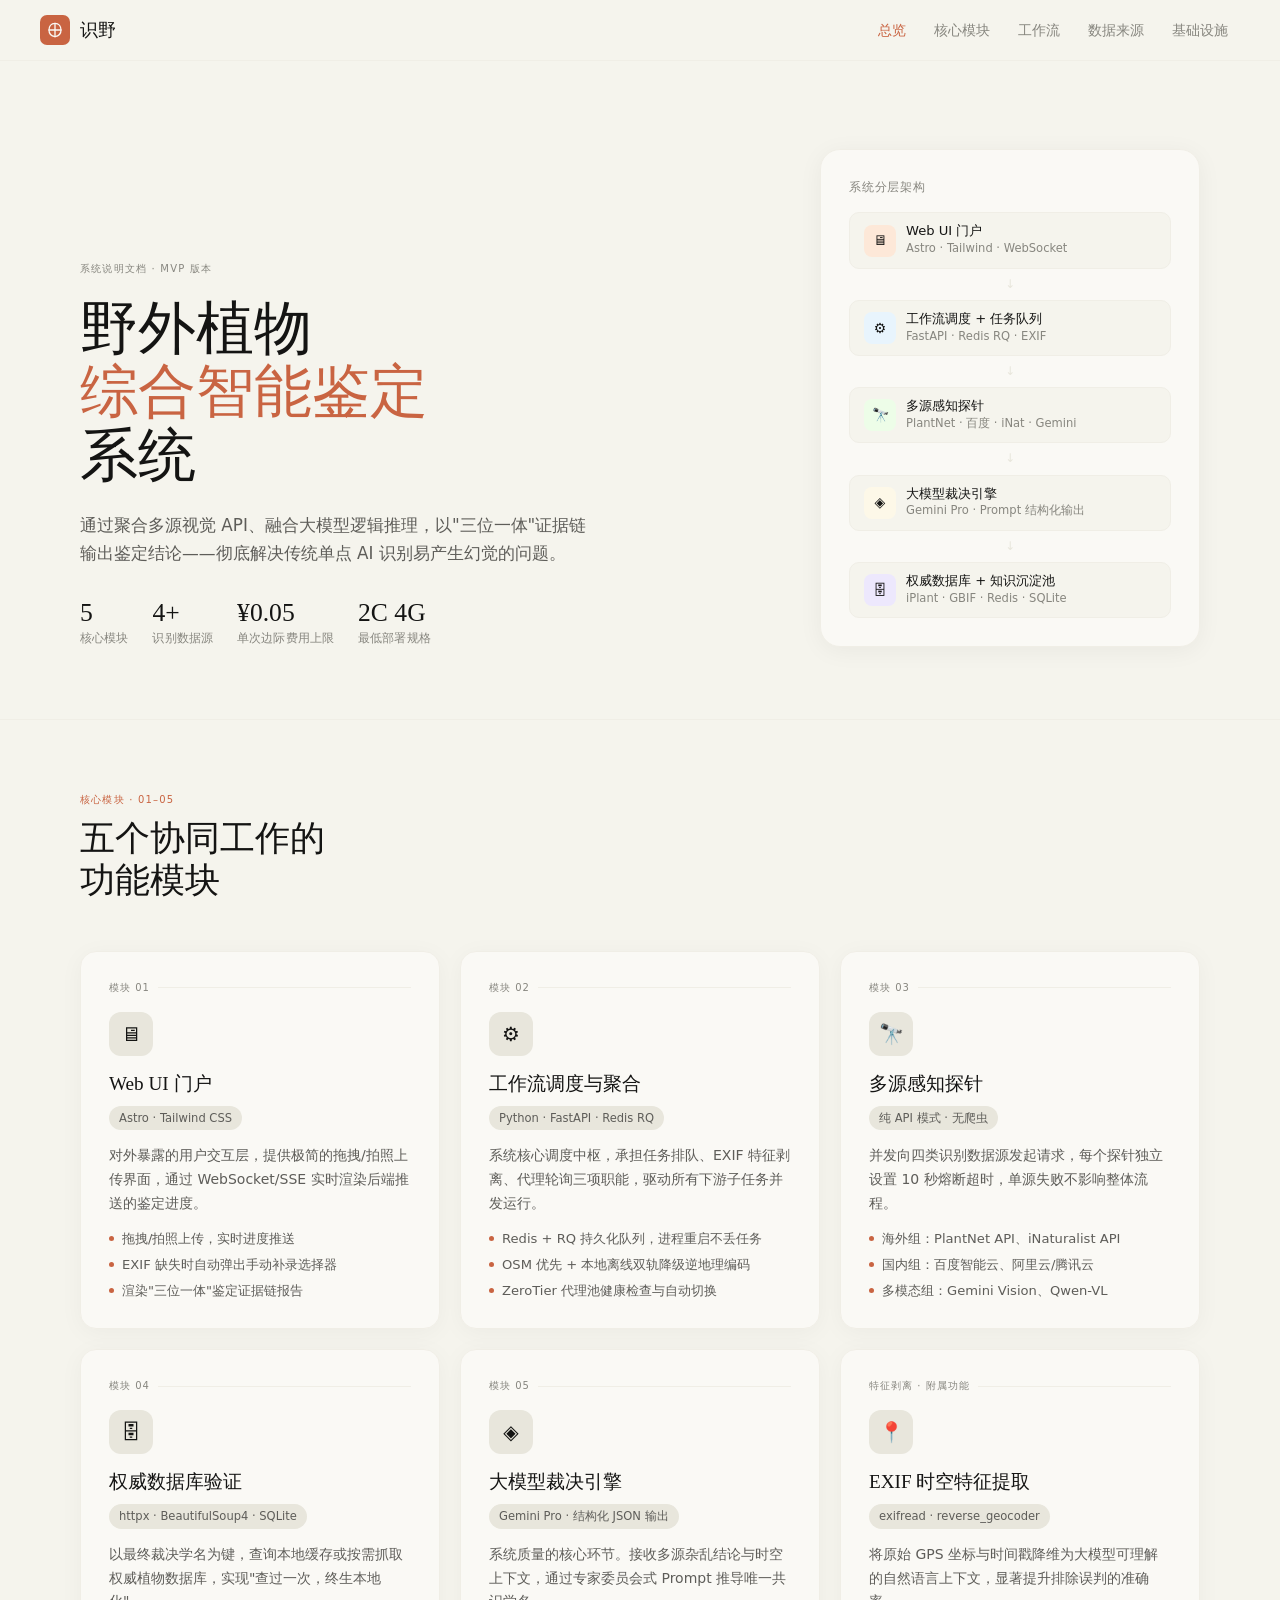
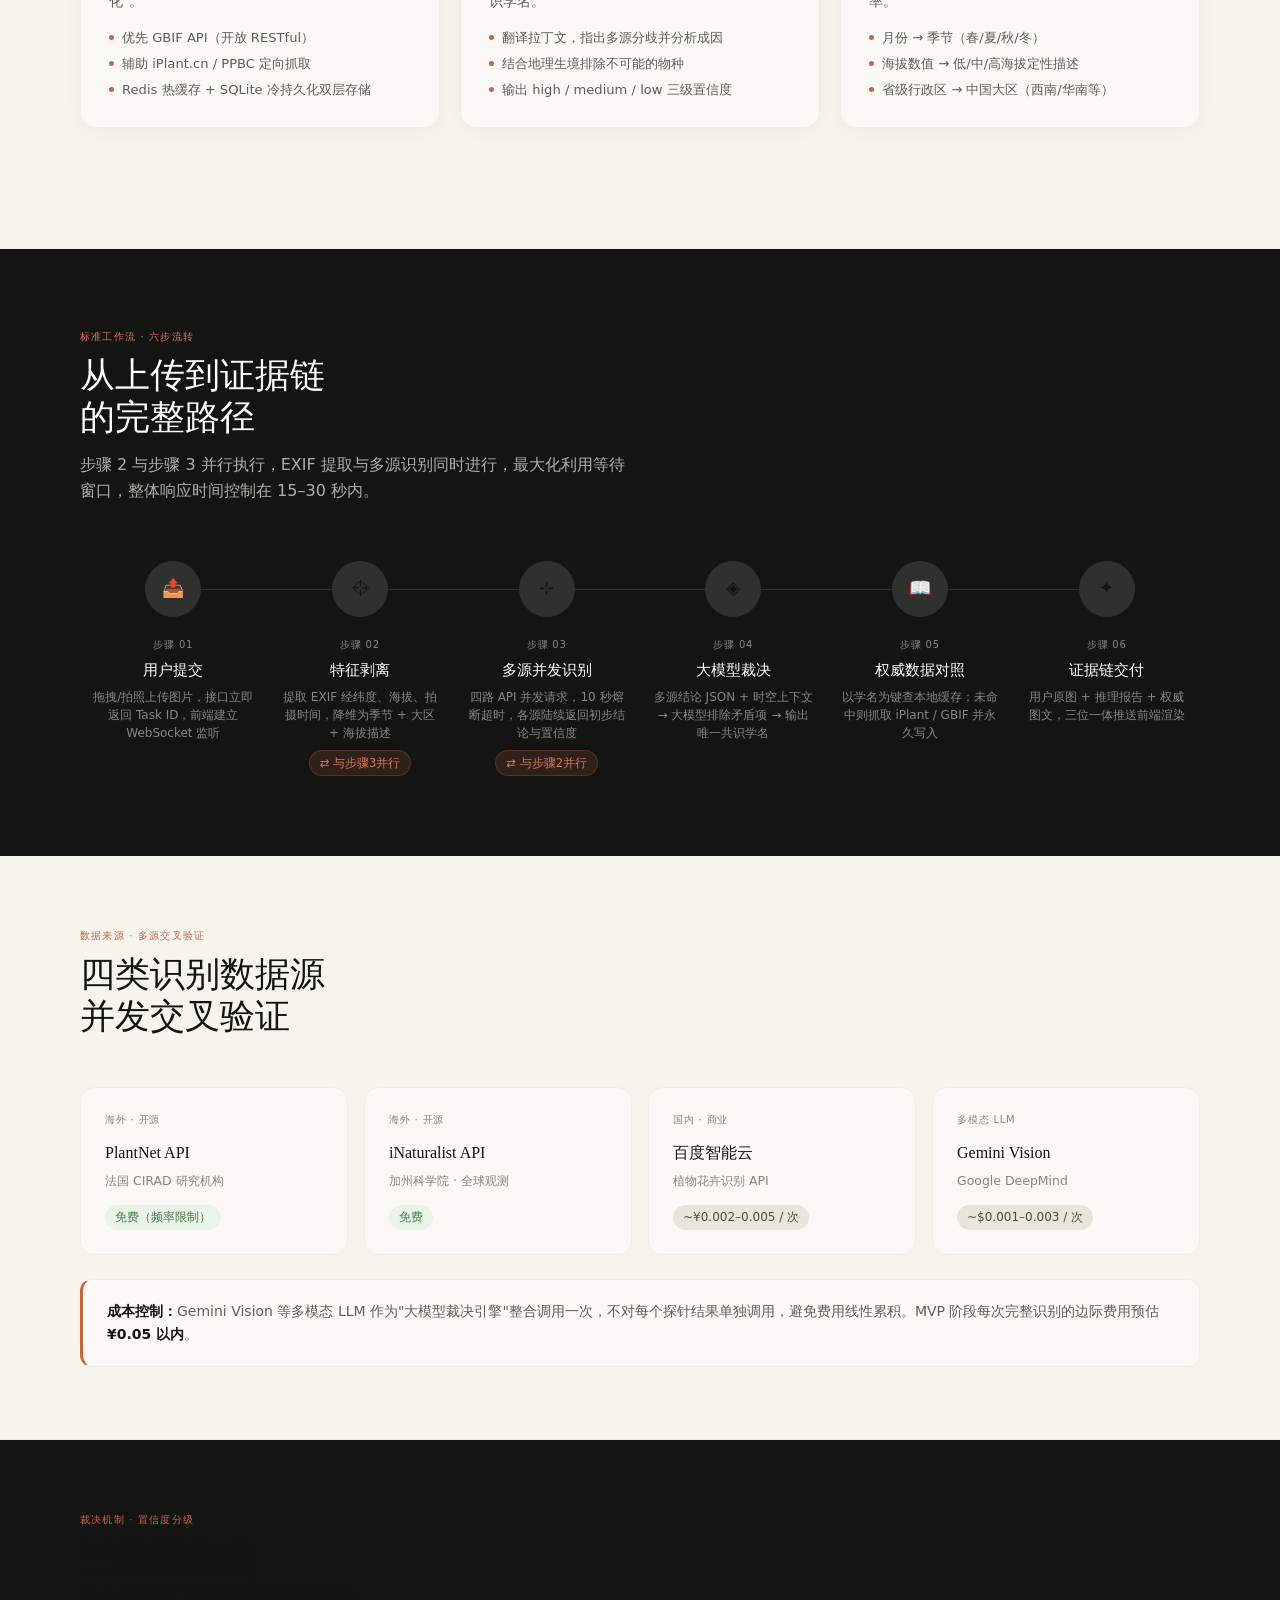
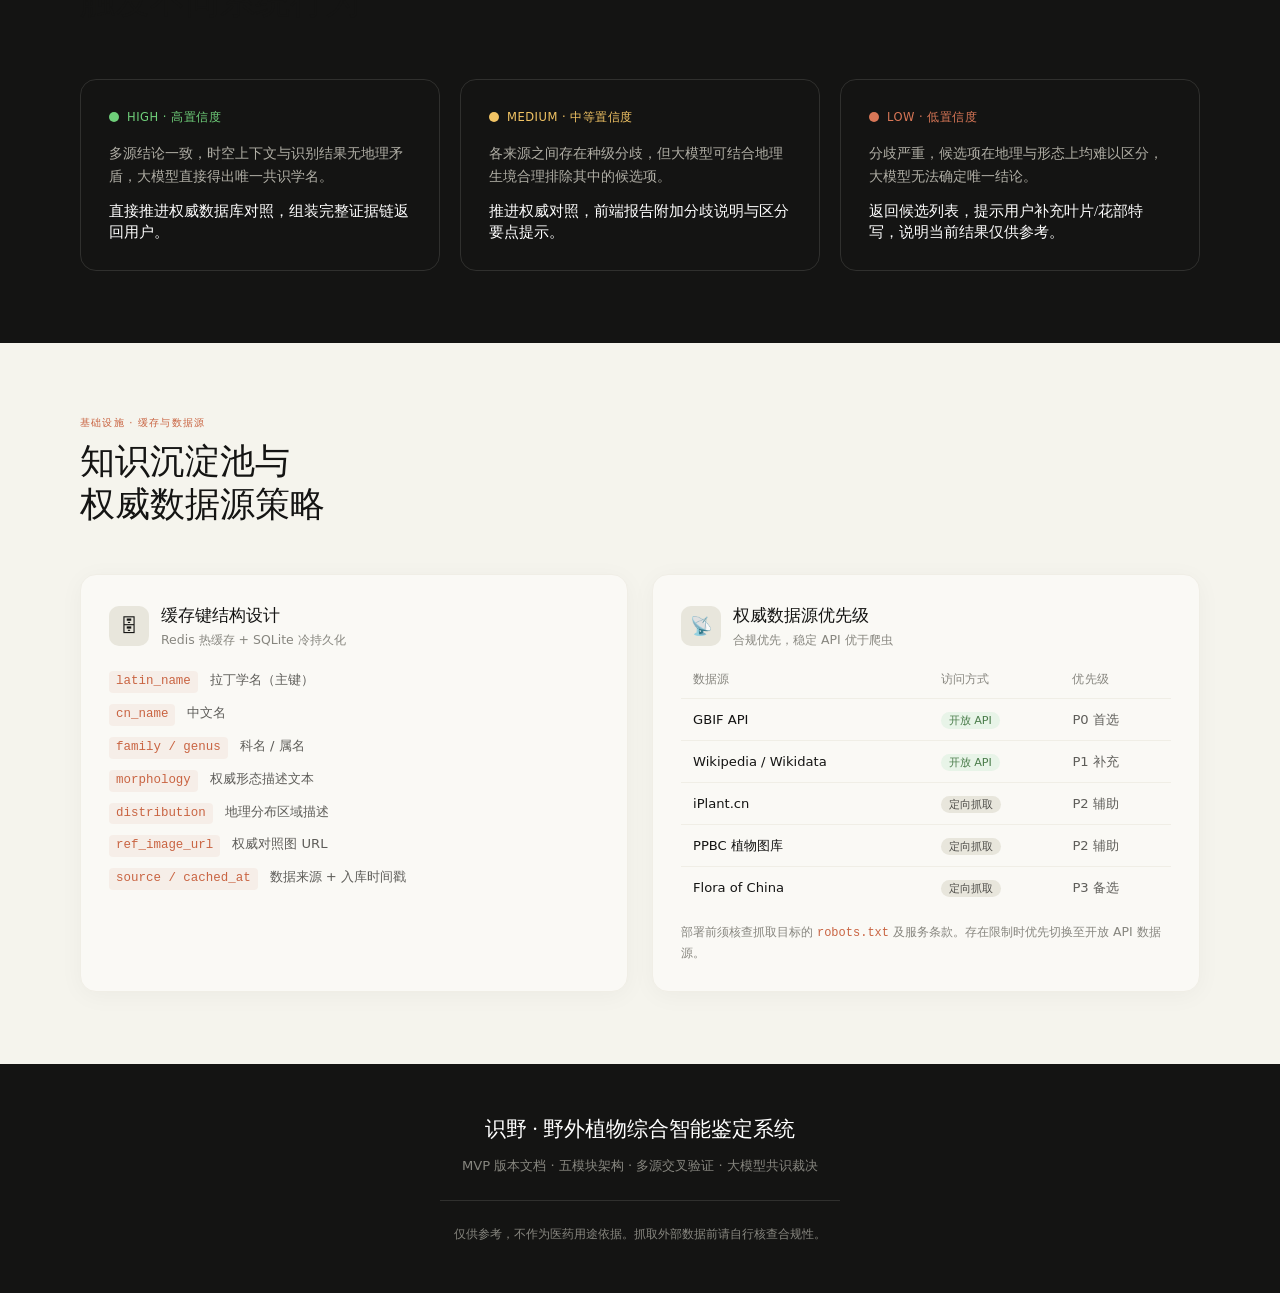
<file: readme.html>
<!DOCTYPE html>
<html lang="zh-CN">
<head>
<meta charset="UTF-8">
<meta name="viewport" content="width=device-width, initial-scale=1.0">
<title>识野 · 系统说明文档</title>
<style>
/* ─── TOKENS ─────────────────────────────────────────────────────── */
:root {
  --near-black:   #141413;
  --terracotta:   #c96442;
  --coral:        #d97757;
  --parchment:    #f5f4ed;
  --ivory:        #faf9f5;
  --warm-sand:    #e8e6dc;
  --dark-surface: #30302e;
  --charcoal:     #4d4c48;
  --olive-gray:   #5e5d59;
  --stone-gray:   #87867f;
  --warm-silver:  #b0aea5;
  --border-cream: #f0eee6;
  --border-warm:  #e8e6dc;
  --border-dark:  #30302e;
  --ring-warm:    #d1cfc5;
  --ring-deep:    #c2c0b6;

  --serif: Georgia, 'Times New Roman', serif;
  --sans:  system-ui, -apple-system, sans-serif;
  --mono:  'Courier New', Consolas, monospace;
}

/* ─── RESET ──────────────────────────────────────────────────────── */
*, *::before, *::after { box-sizing: border-box; margin: 0; padding: 0; }
html { scroll-behavior: smooth; }
body {
  background: var(--parchment);
  color: var(--near-black);
  font-family: var(--sans);
  font-size: 16px;
  line-height: 1.6;
  -webkit-font-smoothing: antialiased;
}

/* ─── NAV ────────────────────────────────────────────────────────── */
.nav {
  position: sticky; top: 0; z-index: 100;
  background: var(--parchment);
  border-bottom: 1px solid var(--border-cream);
  padding: 0 40px;
}
.nav-inner {
  max-width: 1200px; margin: 0 auto;
  display: flex; align-items: center; justify-content: space-between;
  height: 60px;
}
.nav-brand { display: flex; align-items: center; gap: 10px; text-decoration: none; }
.nav-brand-icon {
  width: 30px; height: 30px; border-radius: 7px;
  background: var(--terracotta);
  display: flex; align-items: center; justify-content: center; color: var(--ivory); font-size: 14px;
}
.nav-brand-name { font-family: var(--serif); font-size: 1.1rem; font-weight: 500; color: var(--near-black); }
.nav-links { display: flex; align-items: center; gap: 4px; }
.nav-link {
  font-size: 0.875rem; color: var(--stone-gray);
  padding: 6px 12px; border-radius: 6px;
  text-decoration: none; transition: background 0.15s, color 0.15s;
}
.nav-link:hover { background: var(--warm-sand); color: var(--charcoal); }
.nav-link.active { color: var(--terracotta); }

/* ─── LAYOUT ─────────────────────────────────────────────────────── */
.page-wrap { max-width: 1200px; margin: 0 auto; padding: 0 40px; }
.section-wrap { max-width: 1200px; margin: 0 auto; padding: 0 40px; }

/* ─── HERO ───────────────────────────────────────────────────────── */
.hero {
  padding: 80px 40px 72px;
  max-width: 1200px; margin: 0 auto;
  display: grid; grid-template-columns: 1fr 380px; gap: 60px; align-items: end;
}
.hero-eyebrow {
  font-size: 0.625rem; font-weight: 400; letter-spacing: 1.2px;
  text-transform: uppercase; color: var(--stone-gray);
  margin-bottom: 20px; display: block;
}
.hero-title {
  font-family: var(--serif); font-size: clamp(2.4rem, 4.5vw, 3.6rem);
  font-weight: 500; line-height: 1.10; color: var(--near-black);
  margin-bottom: 24px;
}
.hero-title em { font-style: normal; color: var(--terracotta); }
.hero-lead {
  font-size: 1.05rem; line-height: 1.70; color: var(--olive-gray);
  max-width: 520px; margin-bottom: 32px;
}
.hero-meta { display: flex; gap: 24px; flex-wrap: wrap; }
.hero-meta-item { display: flex; flex-direction: column; gap: 3px; }
.hero-meta-val { font-family: var(--serif); font-size: 1.6rem; font-weight: 500; color: var(--near-black); line-height: 1; }
.hero-meta-label { font-size: 0.72rem; color: var(--stone-gray); letter-spacing: 0.12px; }

/* Hero right: arch diagram */
.hero-arch {
  display: flex; flex-direction: column; gap: 8px;
  padding: 28px; background: var(--ivory);
  border: 1px solid var(--border-cream); border-radius: 20px;
  box-shadow: rgba(0,0,0,0.05) 0px 4px 24px;
  align-self: start; margin-top: 8px;
}
.arch-title {
  font-size: 0.72rem; font-weight: 500; letter-spacing: 0.8px;
  text-transform: uppercase; color: var(--stone-gray);
  margin-bottom: 8px;
}
.arch-layer {
  display: flex; align-items: center; gap: 10px;
  padding: 10px 14px; border-radius: 10px;
  background: var(--parchment); border: 1px solid var(--border-cream);
  transition: border-color 0.2s;
}
.arch-layer:hover { border-color: var(--ring-warm); }
.arch-layer-icon {
  width: 32px; height: 32px; border-radius: 8px; flex-shrink: 0;
  display: flex; align-items: center; justify-content: center;
  font-size: 14px;
}
.arch-layer-text { flex: 1; }
.arch-layer-name { font-size: 0.82rem; font-weight: 500; color: var(--near-black); line-height: 1.2; }
.arch-layer-sub  { font-size: 0.72rem; color: var(--stone-gray); }
.arch-arrow { text-align: center; color: var(--border-warm); font-size: 12px; margin: -2px 0; }
.arch-layer-icon.ui     { background: #fde8d8; }
.arch-layer-icon.queue  { background: #e8f4fd; }
.arch-layer-icon.probe  { background: #edfde8; }
.arch-layer-icon.llm    { background: #fdf8e8; }
.arch-layer-icon.db     { background: #ede8fd; }

/* ─── DIVIDER ────────────────────────────────────────────────────── */
.divider { height: 1px; background: var(--border-cream); }

/* ─── MODULE SECTION ─────────────────────────────────────────────── */
.modules-section { padding: 72px 0; }

/* Section header */
.section-header { margin-bottom: 48px; }
.section-number {
  font-size: 0.625rem; font-weight: 400; letter-spacing: 1.2px;
  text-transform: uppercase; color: var(--terracotta);
  display: block; margin-bottom: 10px;
}
.section-title {
  font-family: var(--serif); font-size: clamp(1.6rem, 3vw, 2.2rem);
  font-weight: 500; line-height: 1.20; color: var(--near-black);
}

/* Module cards grid */
.modules-grid {
  display: grid; grid-template-columns: repeat(3, 1fr); gap: 20px;
  margin-bottom: 48px;
}
.module-card {
  background: var(--ivory); border: 1px solid var(--border-cream);
  border-radius: 16px; padding: 28px;
  box-shadow: rgba(0,0,0,0.04) 0px 4px 24px;
  transition: box-shadow 0.2s, transform 0.2s;
  opacity: 0; transform: translateY(16px);
  transition: opacity 0.5s ease, transform 0.5s ease, box-shadow 0.2s, border-color 0.2s;
}
.module-card.visible { opacity: 1; transform: translateY(0); }
.module-card:hover {
  box-shadow: rgba(0,0,0,0.08) 0px 8px 32px;
  border-color: var(--ring-warm);
}
.module-card.full-width { grid-column: 1 / -1; }
.module-num {
  font-size: 0.625rem; letter-spacing: 1px; text-transform: uppercase;
  color: var(--stone-gray); margin-bottom: 16px;
  display: flex; align-items: center; gap: 8px;
}
.module-num::after { content: ''; flex: 1; height: 1px; background: var(--border-cream); }
.module-icon-wrap {
  width: 44px; height: 44px; border-radius: 12px;
  background: var(--warm-sand); margin-bottom: 16px;
  display: flex; align-items: center; justify-content: center; font-size: 20px;
}
.module-name {
  font-family: var(--serif); font-size: 1.2rem; font-weight: 500;
  color: var(--near-black); margin-bottom: 8px; line-height: 1.25;
}
.module-tech {
  display: inline-flex; align-items: center; gap: 5px;
  background: var(--warm-sand); color: var(--olive-gray);
  font-size: 0.72rem; font-weight: 500; padding: 3px 10px;
  border-radius: 20px; margin-bottom: 14px;
}
.module-desc { font-size: 0.875rem; line-height: 1.70; color: var(--olive-gray); }
.module-bullets { margin-top: 14px; display: flex; flex-direction: column; gap: 6px; }
.module-bullet {
  display: flex; align-items: flex-start; gap: 8px;
  font-size: 0.82rem; color: var(--olive-gray); line-height: 1.5;
}
.bullet-dot {
  width: 5px; height: 5px; border-radius: 50%;
  background: var(--terracotta); flex-shrink: 0; margin-top: 7px;
}

/* ─── WORKFLOW SECTION (dark) ────────────────────────────────────── */
.workflow-section {
  background: var(--near-black);
  padding: 80px 0;
}
.workflow-inner { max-width: 1200px; margin: 0 auto; padding: 0 40px; }
.workflow-header { margin-bottom: 56px; }
.workflow-section .section-number { color: var(--coral); }
.workflow-section .section-title { color: #fff; }
.workflow-lead { color: var(--warm-silver); font-size: 1rem; line-height: 1.65; margin-top: 12px; max-width: 560px; }

/* Timeline */
.timeline {
  display: grid; grid-template-columns: repeat(6, 1fr); gap: 0;
  position: relative;
}
.timeline::before {
  content: ''; position: absolute;
  top: 28px; left: calc(100% / 12); right: calc(100% / 12);
  height: 1px; background: var(--border-dark);
}
.timeline-step {
  display: flex; flex-direction: column; align-items: center; text-align: center;
  padding: 0 12px;
  opacity: 0; transform: translateY(12px);
  transition: opacity 0.5s ease, transform 0.5s ease;
}
.timeline-step.visible { opacity: 1; transform: translateY(0); }
.timeline-node {
  width: 56px; height: 56px; border-radius: 50%;
  background: var(--dark-surface); border: 1px solid var(--border-dark);
  display: flex; align-items: center; justify-content: center;
  font-size: 18px; margin-bottom: 20px; position: relative; z-index: 1;
  transition: border-color 0.2s, background 0.2s;
}
.timeline-step:hover .timeline-node {
  background: var(--terracotta); border-color: var(--terracotta);
}
.timeline-step-num {
  font-size: 0.625rem; letter-spacing: 0.8px; text-transform: uppercase;
  color: var(--stone-gray); margin-bottom: 8px;
}
.timeline-step-name {
  font-family: var(--serif); font-size: 0.92rem; font-weight: 500;
  color: #fff; line-height: 1.3; margin-bottom: 8px;
}
.timeline-step-desc { font-size: 0.75rem; color: var(--stone-gray); line-height: 1.5; }

/* Parallel badge */
.parallel-badge {
  display: inline-flex; align-items: center; gap: 6px;
  background: rgba(201,100,66,0.15); color: var(--coral);
  border: 1px solid rgba(201,100,66,0.25);
  font-size: 0.72rem; padding: 3px 10px; border-radius: 20px;
  margin-top: 8px;
}

/* ─── SOURCES SECTION ────────────────────────────────────────────── */
.sources-section { padding: 72px 0; }
.sources-grid { display: grid; grid-template-columns: repeat(4, 1fr); gap: 16px; margin-top: 36px; }
.source-card {
  background: var(--ivory); border: 1px solid var(--border-cream);
  border-radius: 14px; padding: 24px;
  opacity: 0; transform: translateY(12px);
  transition: opacity 0.4s ease, transform 0.4s ease, border-color 0.2s;
}
.source-card.visible { opacity: 1; transform: translateY(0); }
.source-card:hover { border-color: var(--ring-warm); }
.source-type {
  font-size: 0.625rem; letter-spacing: 0.8px; text-transform: uppercase;
  color: var(--stone-gray); margin-bottom: 12px;
}
.source-name {
  font-family: var(--serif); font-size: 1rem; font-weight: 500;
  color: var(--near-black); margin-bottom: 6px;
}
.source-origin { font-size: 0.78rem; color: var(--stone-gray); margin-bottom: 12px; }
.source-cost {
  display: inline-block;
  background: var(--warm-sand); color: var(--charcoal);
  font-size: 0.75rem; font-weight: 500; padding: 3px 10px;
  border-radius: 20px;
}
.source-cost.free { background: #e8f4e8; color: #4a7c4a; }

/* Cost note */
.cost-note {
  margin-top: 24px; padding: 20px 24px;
  background: var(--ivory); border: 1px solid var(--border-cream);
  border-radius: 12px; border-left: 3px solid var(--terracotta);
  font-size: 0.875rem; line-height: 1.65; color: var(--olive-gray);
}
.cost-note strong { color: var(--near-black); }

/* ─── CONFIDENCE SECTION ─────────────────────────────────────────── */
.confidence-section {
  background: var(--near-black); padding: 72px 0;
}
.conf-grid { display: grid; grid-template-columns: repeat(3, 1fr); gap: 20px; margin-top: 40px; }
.conf-card {
  border: 1px solid var(--border-dark); border-radius: 16px; padding: 28px;
  opacity: 0; transform: translateY(12px);
  transition: opacity 0.5s ease, transform 0.5s ease;
}
.conf-card.visible { opacity: 1; transform: translateY(0); }
.conf-indicator {
  display: flex; align-items: center; gap: 8px;
  margin-bottom: 16px;
}
.conf-dot { width: 10px; height: 10px; border-radius: 50%; flex-shrink: 0; }
.conf-level {
  font-size: 0.72rem; font-weight: 500; letter-spacing: 0.5px;
  text-transform: uppercase;
}
.conf-card:nth-child(1) .conf-dot  { background: #6fcf7a; }
.conf-card:nth-child(1) .conf-level{ color: #6fcf7a; }
.conf-card:nth-child(2) .conf-dot  { background: #f2c464; }
.conf-card:nth-child(2) .conf-level{ color: #f2c464; }
.conf-card:nth-child(3) .conf-dot  { background: var(--coral); }
.conf-card:nth-child(3) .conf-level{ color: var(--coral); }
.conf-trigger {
  font-size: 0.875rem; color: var(--warm-silver); line-height: 1.6; margin-bottom: 14px;
}
.conf-action {
  font-family: var(--serif); font-size: 0.92rem; font-weight: 500;
  color: #fff; line-height: 1.4;
}

/* ─── CACHE / INFRA SECTION ──────────────────────────────────────── */
.infra-section { padding: 72px 0; }
.infra-grid { display: grid; grid-template-columns: 1fr 1fr; gap: 24px; margin-top: 40px; }
.infra-card {
  background: var(--ivory); border: 1px solid var(--border-cream);
  border-radius: 16px; padding: 28px;
  box-shadow: rgba(0,0,0,0.04) 0px 4px 24px;
}
.infra-card-head {
  display: flex; align-items: center; gap: 12px; margin-bottom: 20px;
}
.infra-icon {
  width: 40px; height: 40px; border-radius: 10px;
  background: var(--warm-sand);
  display: flex; align-items: center; justify-content: center; font-size: 18px;
}
.infra-title {
  font-family: var(--serif); font-size: 1.05rem; font-weight: 500; color: var(--near-black);
}
.infra-subtitle { font-size: 0.78rem; color: var(--stone-gray); }
.kv-list { display: flex; flex-direction: column; gap: 10px; }
.kv-row { display: flex; gap: 12px; align-items: baseline; }
.kv-key {
  font-family: var(--mono); font-size: 0.78rem; color: var(--terracotta);
  background: rgba(201,100,66,0.07); padding: 1px 7px; border-radius: 4px;
  flex-shrink: 0; white-space: nowrap;
}
.kv-val { font-size: 0.82rem; color: var(--olive-gray); line-height: 1.5; }

/* Fallback table */
.fallback-table { width: 100%; border-collapse: collapse; margin-top: 4px; }
.fallback-table th {
  font-size: 0.72rem; font-weight: 500; letter-spacing: 0.12px;
  color: var(--stone-gray); text-align: left;
  padding: 0 12px 10px; border-bottom: 1px solid var(--border-cream);
}
.fallback-table td {
  padding: 10px 12px; font-size: 0.82rem; color: var(--olive-gray);
  border-bottom: 1px solid var(--border-cream); vertical-align: top;
}
.fallback-table tr:last-child td { border-bottom: none; }
.fallback-table td:first-child { font-weight: 500; color: var(--near-black); }
.tag-open { background: #e8f4e8; color: #4a7c4a; padding: 2px 8px; border-radius: 10px; font-size: 0.7rem; }
.tag-scrape { background: var(--warm-sand); color: var(--charcoal); padding: 2px 8px; border-radius: 10px; font-size: 0.7rem; }

/* ─── FOOTER ─────────────────────────────────────────────────────── */
.footer {
  background: var(--near-black);
  padding: 48px 40px;
  text-align: center;
}
.footer-brand {
  font-family: var(--serif); font-size: 1.3rem; font-weight: 500;
  color: #fff; margin-bottom: 10px;
}
.footer-desc { font-size: 0.82rem; color: var(--stone-gray); line-height: 1.6; }
.footer-divider { height: 1px; background: var(--border-dark); margin: 24px auto; max-width: 400px; }
.footer-note { font-size: 0.75rem; color: var(--stone-gray); }

/* ─── ANIMATIONS ─────────────────────────────────────────────────── */
@keyframes fadeUp {
  from { opacity: 0; transform: translateY(20px); }
  to   { opacity: 1; transform: translateY(0); }
}
.hero-left { animation: fadeUp 0.7s ease both; }
.hero-arch { animation: fadeUp 0.7s 0.15s ease both; }

/* ─── RESPONSIVE ─────────────────────────────────────────────────── */
@media (max-width: 991px) {
  .hero { grid-template-columns: 1fr; padding: 56px 24px 48px; }
  .hero-arch { display: none; }
  .modules-grid { grid-template-columns: 1fr 1fr; }
  .timeline { grid-template-columns: repeat(3, 1fr); }
  .timeline::before { display: none; }
  .sources-grid { grid-template-columns: repeat(2, 1fr); }
  .conf-grid { grid-template-columns: 1fr; }
  .infra-grid { grid-template-columns: 1fr; }
  .nav-links { display: none; }
}
@media (max-width: 640px) {
  .modules-grid { grid-template-columns: 1fr; }
  .sources-grid { grid-template-columns: 1fr; }
  .section-wrap, .workflow-inner, .page-wrap { padding: 0 20px; }
  .hero { padding: 48px 20px 40px; }
}
</style>
</head>
<body>

<!-- NAV -->
<nav class="nav">
  <div class="nav-inner">
    <a class="nav-brand" href="#">
      <div class="nav-brand-icon">
        <svg width="16" height="16" viewBox="0 0 24 24" fill="none" stroke="currentColor" stroke-width="2" stroke-linecap="round"><path d="M12 2C6 2 3 7 3 12s3 9 9 10c6-1 9-5 9-10S18 2 12 2z"/><path d="M12 2v20M3 12h18"/></svg>
      </div>
      <span class="nav-brand-name">识野</span>
    </a>
    <div class="nav-links">
      <a class="nav-link active" href="#overview">总览</a>
      <a class="nav-link" href="#modules">核心模块</a>
      <a class="nav-link" href="#workflow">工作流</a>
      <a class="nav-link" href="#sources">数据来源</a>
      <a class="nav-link" href="#infra">基础设施</a>
    </div>
  </div>
</nav>

<!-- ═══════════════════════════════════ HERO ════════════════════════ -->
<section id="overview">
  <div class="hero">
    <div class="hero-left">
      <span class="hero-eyebrow">系统说明文档 · MVP 版本</span>
      <h1 class="hero-title">野外植物<br><em>综合智能鉴定</em><br>系统</h1>
      <p class="hero-lead">
        通过聚合多源视觉 API、融合大模型逻辑推理，以"三位一体"证据链输出鉴定结论——彻底解决传统单点 AI 识别易产生幻觉的问题。
      </p>
      <div class="hero-meta">
        <div class="hero-meta-item">
          <span class="hero-meta-val">5</span>
          <span class="hero-meta-label">核心模块</span>
        </div>
        <div class="hero-meta-item">
          <span class="hero-meta-val">4+</span>
          <span class="hero-meta-label">识别数据源</span>
        </div>
        <div class="hero-meta-item">
          <span class="hero-meta-val">¥0.05</span>
          <span class="hero-meta-label">单次边际费用上限</span>
        </div>
        <div class="hero-meta-item">
          <span class="hero-meta-val">2C 4G</span>
          <span class="hero-meta-label">最低部署规格</span>
        </div>
      </div>
    </div>

    <div class="hero-arch">
      <div class="arch-title">系统分层架构</div>
      <div class="arch-layer">
        <div class="arch-layer-icon ui">🖥</div>
        <div class="arch-layer-text">
          <div class="arch-layer-name">Web UI 门户</div>
          <div class="arch-layer-sub">Astro · Tailwind · WebSocket</div>
        </div>
      </div>
      <div class="arch-arrow">↓</div>
      <div class="arch-layer">
        <div class="arch-layer-icon queue">⚙</div>
        <div class="arch-layer-text">
          <div class="arch-layer-name">工作流调度 + 任务队列</div>
          <div class="arch-layer-sub">FastAPI · Redis RQ · EXIF</div>
        </div>
      </div>
      <div class="arch-arrow">↓</div>
      <div class="arch-layer">
        <div class="arch-layer-icon probe">🔭</div>
        <div class="arch-layer-text">
          <div class="arch-layer-name">多源感知探针</div>
          <div class="arch-layer-sub">PlantNet · 百度 · iNat · Gemini</div>
        </div>
      </div>
      <div class="arch-arrow">↓</div>
      <div class="arch-layer">
        <div class="arch-layer-icon llm">◈</div>
        <div class="arch-layer-text">
          <div class="arch-layer-name">大模型裁决引擎</div>
          <div class="arch-layer-sub">Gemini Pro · Prompt 结构化输出</div>
        </div>
      </div>
      <div class="arch-arrow">↓</div>
      <div class="arch-layer">
        <div class="arch-layer-icon db">🗄</div>
        <div class="arch-layer-text">
          <div class="arch-layer-name">权威数据库 + 知识沉淀池</div>
          <div class="arch-layer-sub">iPlant · GBIF · Redis · SQLite</div>
        </div>
      </div>
    </div>
  </div>
</section>

<div class="divider"></div>

<!-- ═══════════════════════════════ MODULES ═════════════════════════ -->
<section id="modules" class="modules-section">
  <div class="section-wrap">
    <div class="section-header">
      <span class="section-number">核心模块 · 01–05</span>
      <h2 class="section-title">五个协同工作的<br>功能模块</h2>
    </div>

    <div class="modules-grid">
      <!-- M1 -->
      <div class="module-card" data-observe>
        <div class="module-num">模块 01</div>
        <div class="module-icon-wrap">🖥</div>
        <div class="module-name">Web UI 门户</div>
        <div class="module-tech">Astro · Tailwind CSS</div>
        <div class="module-desc">对外暴露的用户交互层，提供极简的拖拽/拍照上传界面，通过 WebSocket/SSE 实时渲染后端推送的鉴定进度。</div>
        <div class="module-bullets">
          <div class="module-bullet"><div class="bullet-dot"></div>拖拽/拍照上传，实时进度推送</div>
          <div class="module-bullet"><div class="bullet-dot"></div>EXIF 缺失时自动弹出手动补录选择器</div>
          <div class="module-bullet"><div class="bullet-dot"></div>渲染"三位一体"鉴定证据链报告</div>
        </div>
      </div>

      <!-- M2 -->
      <div class="module-card" data-observe style="transition-delay:0.08s">
        <div class="module-num">模块 02</div>
        <div class="module-icon-wrap">⚙</div>
        <div class="module-name">工作流调度与聚合</div>
        <div class="module-tech">Python · FastAPI · Redis RQ</div>
        <div class="module-desc">系统核心调度中枢，承担任务排队、EXIF 特征剥离、代理轮询三项职能，驱动所有下游子任务并发运行。</div>
        <div class="module-bullets">
          <div class="module-bullet"><div class="bullet-dot"></div>Redis + RQ 持久化队列，进程重启不丢任务</div>
          <div class="module-bullet"><div class="bullet-dot"></div>OSM 优先 + 本地离线双轨降级逆地理编码</div>
          <div class="module-bullet"><div class="bullet-dot"></div>ZeroTier 代理池健康检查与自动切换</div>
        </div>
      </div>

      <!-- M3 -->
      <div class="module-card" data-observe style="transition-delay:0.16s">
        <div class="module-num">模块 03</div>
        <div class="module-icon-wrap">🔭</div>
        <div class="module-name">多源感知探针</div>
        <div class="module-tech">纯 API 模式 · 无爬虫</div>
        <div class="module-desc">并发向四类识别数据源发起请求，每个探针独立设置 10 秒熔断超时，单源失败不影响整体流程。</div>
        <div class="module-bullets">
          <div class="module-bullet"><div class="bullet-dot"></div>海外组：PlantNet API、iNaturalist API</div>
          <div class="module-bullet"><div class="bullet-dot"></div>国内组：百度智能云、阿里云/腾讯云</div>
          <div class="module-bullet"><div class="bullet-dot"></div>多模态组：Gemini Vision、Qwen-VL</div>
        </div>
      </div>

      <!-- M4 -->
      <div class="module-card" data-observe style="transition-delay:0.24s">
        <div class="module-num">模块 04</div>
        <div class="module-icon-wrap">🗄</div>
        <div class="module-name">权威数据库验证</div>
        <div class="module-tech">httpx · BeautifulSoup4 · SQLite</div>
        <div class="module-desc">以最终裁决学名为键，查询本地缓存或按需抓取权威植物数据库，实现"查过一次，终生本地化"。</div>
        <div class="module-bullets">
          <div class="module-bullet"><div class="bullet-dot"></div>优先 GBIF API（开放 RESTful）</div>
          <div class="module-bullet"><div class="bullet-dot"></div>辅助 iPlant.cn / PPBC 定向抓取</div>
          <div class="module-bullet"><div class="bullet-dot"></div>Redis 热缓存 + SQLite 冷持久化双层存储</div>
        </div>
      </div>

      <!-- M5 -->
      <div class="module-card" data-observe style="transition-delay:0.32s">
        <div class="module-num">模块 05</div>
        <div class="module-icon-wrap">◈</div>
        <div class="module-name">大模型裁决引擎</div>
        <div class="module-tech">Gemini Pro · 结构化 JSON 输出</div>
        <div class="module-desc">系统质量的核心环节。接收多源杂乱结论与时空上下文，通过专家委员会式 Prompt 推导唯一共识学名。</div>
        <div class="module-bullets">
          <div class="module-bullet"><div class="bullet-dot"></div>翻译拉丁文，指出多源分歧并分析成因</div>
          <div class="module-bullet"><div class="bullet-dot"></div>结合地理生境排除不可能的物种</div>
          <div class="module-bullet"><div class="bullet-dot"></div>输出 high / medium / low 三级置信度</div>
        </div>
      </div>

      <!-- EXIF feature card -->
      <div class="module-card" data-observe style="transition-delay:0.40s">
        <div class="module-num">特征剥离 · 附属功能</div>
        <div class="module-icon-wrap">📍</div>
        <div class="module-name">EXIF 时空特征提取</div>
        <div class="module-tech">exifread · reverse_geocoder</div>
        <div class="module-desc">将原始 GPS 坐标与时间戳降维为大模型可理解的自然语言上下文，显著提升排除误判的准确率。</div>
        <div class="module-bullets">
          <div class="module-bullet"><div class="bullet-dot"></div>月份 → 季节（春/夏/秋/冬）</div>
          <div class="module-bullet"><div class="bullet-dot"></div>海拔数值 → 低/中/高海拔定性描述</div>
          <div class="module-bullet"><div class="bullet-dot"></div>省级行政区 → 中国大区（西南/华南等）</div>
        </div>
      </div>
    </div>

  </div>
</section>

<div class="divider"></div>

<!-- ═══════════════════════════════ WORKFLOW ════════════════════════ -->
<section id="workflow" class="workflow-section">
  <div class="workflow-inner">
    <div class="workflow-header">
      <span class="section-number">标准工作流 · 六步流转</span>
      <h2 class="section-title">从上传到证据链<br>的完整路径</h2>
      <p class="workflow-lead">步骤 2 与步骤 3 并行执行，EXIF 提取与多源识别同时进行，最大化利用等待窗口，整体响应时间控制在 15–30 秒内。</p>
    </div>

    <div class="timeline">
      <div class="timeline-step" data-observe>
        <div class="timeline-node">📤</div>
        <div class="timeline-step-num">步骤 01</div>
        <div class="timeline-step-name">用户提交</div>
        <div class="timeline-step-desc">拖拽/拍照上传图片，接口立即返回 Task ID，前端建立 WebSocket 监听</div>
      </div>
      <div class="timeline-step" data-observe style="transition-delay:0.10s">
        <div class="timeline-node">⌖</div>
        <div class="timeline-step-num">步骤 02</div>
        <div class="timeline-step-name">特征剥离</div>
        <div class="timeline-step-desc">提取 EXIF 经纬度、海拔、拍摄时间，降维为季节 + 大区 + 海拔描述</div>
        <span class="parallel-badge">⇄ 与步骤3并行</span>
      </div>
      <div class="timeline-step" data-observe style="transition-delay:0.20s">
        <div class="timeline-node">⊹</div>
        <div class="timeline-step-num">步骤 03</div>
        <div class="timeline-step-name">多源并发识别</div>
        <div class="timeline-step-desc">四路 API 并发请求，10 秒熔断超时，各源陆续返回初步结论与置信度</div>
        <span class="parallel-badge">⇄ 与步骤2并行</span>
      </div>
      <div class="timeline-step" data-observe style="transition-delay:0.30s">
        <div class="timeline-node">◈</div>
        <div class="timeline-step-num">步骤 04</div>
        <div class="timeline-step-name">大模型裁决</div>
        <div class="timeline-step-desc">多源结论 JSON + 时空上下文 → 大模型排除矛盾项 → 输出唯一共识学名</div>
      </div>
      <div class="timeline-step" data-observe style="transition-delay:0.40s">
        <div class="timeline-node">📖</div>
        <div class="timeline-step-num">步骤 05</div>
        <div class="timeline-step-name">权威数据对照</div>
        <div class="timeline-step-desc">以学名为键查本地缓存；未命中则抓取 iPlant / GBIF 并永久写入</div>
      </div>
      <div class="timeline-step" data-observe style="transition-delay:0.50s">
        <div class="timeline-node">✦</div>
        <div class="timeline-step-num">步骤 06</div>
        <div class="timeline-step-name">证据链交付</div>
        <div class="timeline-step-desc">用户原图 + 推理报告 + 权威图文，三位一体推送前端渲染</div>
      </div>
    </div>
  </div>
</section>

<!-- ═══════════════════════════════ SOURCES ═════════════════════════ -->
<section id="sources" class="sources-section">
  <div class="section-wrap">
    <div class="section-header">
      <span class="section-number">数据来源 · 多源交叉验证</span>
      <h2 class="section-title">四类识别数据源<br>并发交叉验证</h2>
    </div>

    <div class="sources-grid">
      <div class="source-card" data-observe>
        <div class="source-type">海外 · 开源</div>
        <div class="source-name">PlantNet API</div>
        <div class="source-origin">法国 CIRAD 研究机构</div>
        <span class="source-cost free">免费（频率限制）</span>
      </div>
      <div class="source-card" data-observe style="transition-delay:0.08s">
        <div class="source-type">海外 · 开源</div>
        <div class="source-name">iNaturalist API</div>
        <div class="source-origin">加州科学院 · 全球观测</div>
        <span class="source-cost free">免费</span>
      </div>
      <div class="source-card" data-observe style="transition-delay:0.16s">
        <div class="source-type">国内 · 商业</div>
        <div class="source-name">百度智能云</div>
        <div class="source-origin">植物花卉识别 API</div>
        <span class="source-cost">~¥0.002–0.005 / 次</span>
      </div>
      <div class="source-card" data-observe style="transition-delay:0.24s">
        <div class="source-type">多模态 LLM</div>
        <div class="source-name">Gemini Vision</div>
        <div class="source-origin">Google DeepMind</div>
        <span class="source-cost">~$0.001–0.003 / 次</span>
      </div>
    </div>

    <div class="cost-note">
      <strong>成本控制：</strong>Gemini Vision 等多模态 LLM 作为"大模型裁决引擎"整合调用一次，不对每个探针结果单独调用，避免费用线性累积。MVP 阶段每次完整识别的边际费用预估 <strong>¥0.05 以内</strong>。
    </div>
  </div>
</section>

<div class="divider"></div>

<!-- ═══════════════════════════ CONFIDENCE ══════════════════════════ -->
<section class="confidence-section">
  <div class="workflow-inner">
    <div class="workflow-header">
      <span class="section-number">裁决机制 · 置信度分级</span>
      <h2 class="section-title">三级置信度<br>触发不同系统行为</h2>
    </div>
    <div class="conf-grid">
      <div class="conf-card" data-observe>
        <div class="conf-indicator">
          <div class="conf-dot"></div>
          <span class="conf-level">High · 高置信度</span>
        </div>
        <div class="conf-trigger">多源结论一致，时空上下文与识别结果无地理矛盾，大模型直接得出唯一共识学名。</div>
        <div class="conf-action">直接推进权威数据库对照，组装完整证据链返回用户。</div>
      </div>
      <div class="conf-card" data-observe style="transition-delay:0.10s">
        <div class="conf-indicator">
          <div class="conf-dot"></div>
          <span class="conf-level">Medium · 中等置信度</span>
        </div>
        <div class="conf-trigger">各来源之间存在种级分歧，但大模型可结合地理生境合理排除其中的候选项。</div>
        <div class="conf-action">推进权威对照，前端报告附加分歧说明与区分要点提示。</div>
      </div>
      <div class="conf-card" data-observe style="transition-delay:0.20s">
        <div class="conf-indicator">
          <div class="conf-dot"></div>
          <span class="conf-level">Low · 低置信度</span>
        </div>
        <div class="conf-trigger">分歧严重，候选项在地理与形态上均难以区分，大模型无法确定唯一结论。</div>
        <div class="conf-action">返回候选列表，提示用户补充叶片/花部特写，说明当前结果仅供参考。</div>
      </div>
    </div>
  </div>
</section>

<!-- ═══════════════════════════════ INFRA ═══════════════════════════ -->
<section id="infra" class="infra-section">
  <div class="section-wrap">
    <div class="section-header">
      <span class="section-number">基础设施 · 缓存与数据源</span>
      <h2 class="section-title">知识沉淀池与<br>权威数据源策略</h2>
    </div>

    <div class="infra-grid">
      <!-- Cache schema -->
      <div class="infra-card">
        <div class="infra-card-head">
          <div class="infra-icon">🗄</div>
          <div>
            <div class="infra-title">缓存键结构设计</div>
            <div class="infra-subtitle">Redis 热缓存 + SQLite 冷持久化</div>
          </div>
        </div>
        <div class="kv-list">
          <div class="kv-row">
            <span class="kv-key">latin_name</span>
            <span class="kv-val">拉丁学名（主键）</span>
          </div>
          <div class="kv-row">
            <span class="kv-key">cn_name</span>
            <span class="kv-val">中文名</span>
          </div>
          <div class="kv-row">
            <span class="kv-key">family / genus</span>
            <span class="kv-val">科名 / 属名</span>
          </div>
          <div class="kv-row">
            <span class="kv-key">morphology</span>
            <span class="kv-val">权威形态描述文本</span>
          </div>
          <div class="kv-row">
            <span class="kv-key">distribution</span>
            <span class="kv-val">地理分布区域描述</span>
          </div>
          <div class="kv-row">
            <span class="kv-key">ref_image_url</span>
            <span class="kv-val">权威对照图 URL</span>
          </div>
          <div class="kv-row">
            <span class="kv-key">source / cached_at</span>
            <span class="kv-val">数据来源 + 入库时间戳</span>
          </div>
        </div>
      </div>

      <!-- Fallback sources -->
      <div class="infra-card">
        <div class="infra-card-head">
          <div class="infra-icon">📡</div>
          <div>
            <div class="infra-title">权威数据源优先级</div>
            <div class="infra-subtitle">合规优先，稳定 API 优于爬虫</div>
          </div>
        </div>
        <table class="fallback-table">
          <thead>
            <tr><th>数据源</th><th>访问方式</th><th>优先级</th></tr>
          </thead>
          <tbody>
            <tr>
              <td>GBIF API</td>
              <td><span class="tag-open">开放 API</span></td>
              <td>P0 首选</td>
            </tr>
            <tr>
              <td>Wikipedia / Wikidata</td>
              <td><span class="tag-open">开放 API</span></td>
              <td>P1 补充</td>
            </tr>
            <tr>
              <td>iPlant.cn</td>
              <td><span class="tag-scrape">定向抓取</span></td>
              <td>P2 辅助</td>
            </tr>
            <tr>
              <td>PPBC 植物图库</td>
              <td><span class="tag-scrape">定向抓取</span></td>
              <td>P2 辅助</td>
            </tr>
            <tr>
              <td>Flora of China</td>
              <td><span class="tag-scrape">定向抓取</span></td>
              <td>P3 备选</td>
            </tr>
          </tbody>
        </table>
        <div style="margin-top:14px; font-size:0.78rem; color:var(--stone-gray); line-height:1.6;">
          部署前须核查抓取目标的 <code style="font-family:var(--mono);font-size:0.75rem;color:var(--terracotta)">robots.txt</code> 及服务条款。存在限制时优先切换至开放 API 数据源。
        </div>
      </div>
    </div>
  </div>
</section>

<!-- FOOTER -->
<footer class="footer">
  <div class="footer-brand">识野 · 野外植物综合智能鉴定系统</div>
  <div class="footer-desc">
    MVP 版本文档 · 五模块架构 · 多源交叉验证 · 大模型共识裁决
  </div>
  <div class="footer-divider"></div>
  <div class="footer-note">仅供参考，不作为医药用途依据。抓取外部数据前请自行核查合规性。</div>
</footer>

<script>
/* ─── INTERSECTION OBSERVER (scroll reveal) ─────────────────────── */
const observer = new IntersectionObserver((entries) => {
  entries.forEach(entry => {
    if (entry.isIntersecting) {
      entry.target.classList.add('visible');
      observer.unobserve(entry.target);
    }
  });
}, { threshold: 0.12 });

document.querySelectorAll('[data-observe]').forEach(el => observer.observe(el));

/* ─── ACTIVE NAV HIGHLIGHT ──────────────────────────────────────── */
const sections = ['overview','modules','workflow','sources','infra'];
const navLinks  = document.querySelectorAll('.nav-link');

const sectionObserver = new IntersectionObserver((entries) => {
  entries.forEach(entry => {
    if (entry.isIntersecting) {
      const id = entry.target.id;
      navLinks.forEach(l => {
        l.classList.toggle('active', l.getAttribute('href') === '#' + id);
      });
    }
  });
}, { threshold: 0.3 });

sections.forEach(id => {
  const el = document.getElementById(id);
  if (el) sectionObserver.observe(el);
});
</script>
</body>
</html>
</file>
